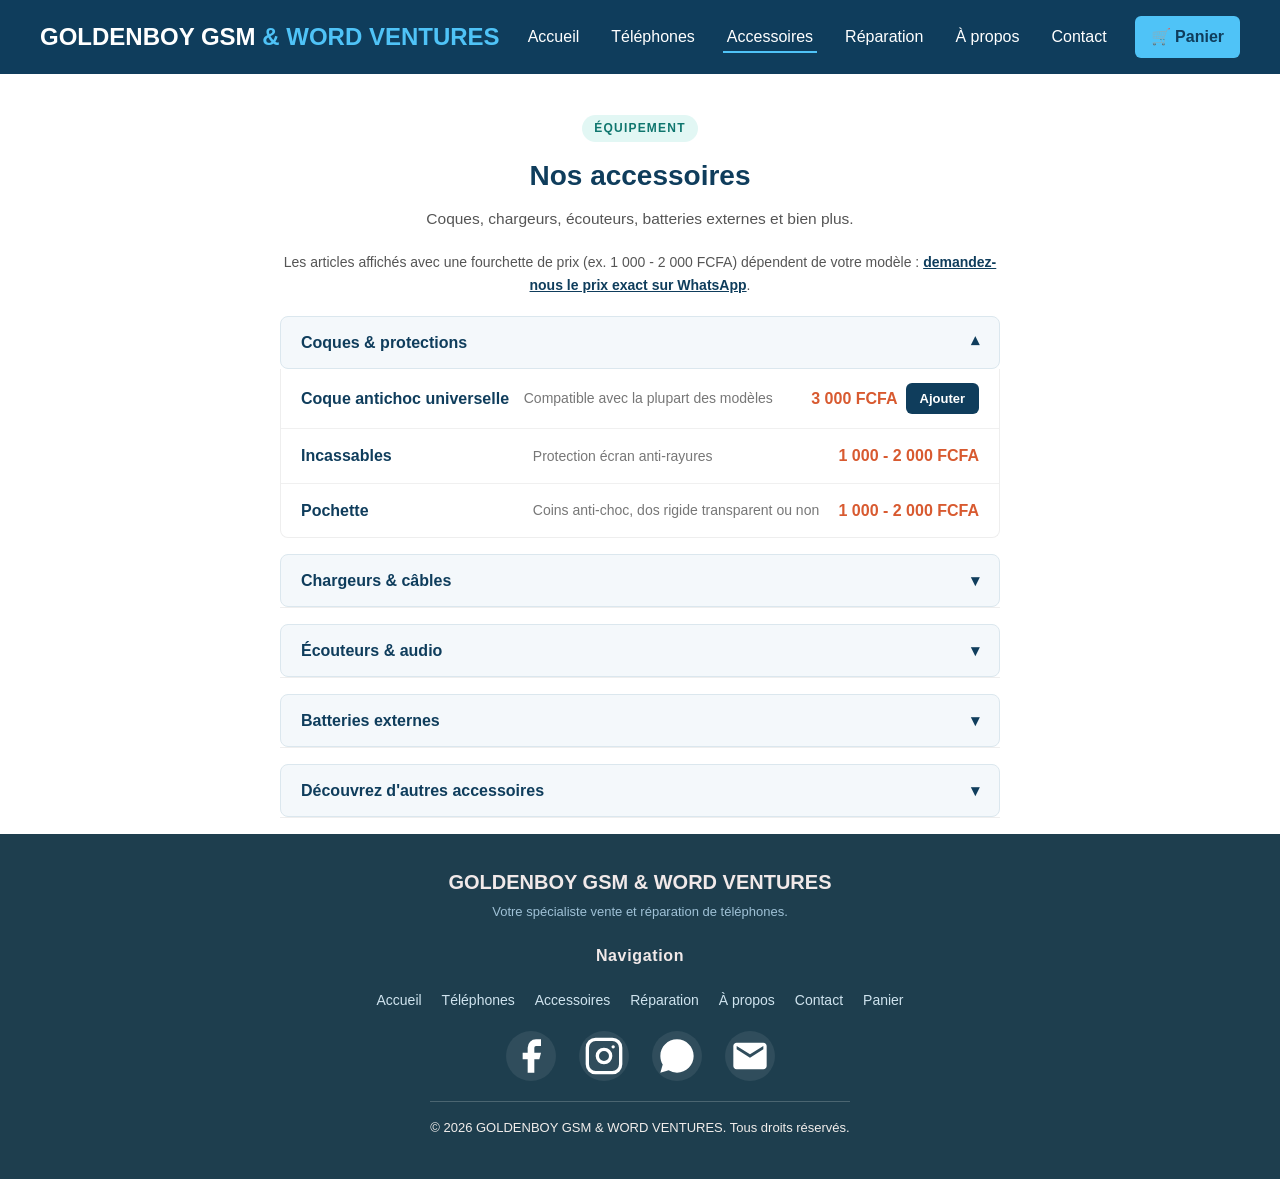
<file: accessoires.html>
<!DOCTYPE html>
<html lang="fr">
<head>
  <meta charset="UTF-8">
  <meta name="viewport" content="width=device-width, initial-scale=1.0">
  <meta name="description" content="Coques, chargeurs, écouteurs, batteries externes et pièces détachées au meilleur prix.">
  <link rel="icon" href="data:image/svg+xml,%3Csvg xmlns='http://www.w3.org/2000/svg' viewBox='0 0 100 100'%3E%3Ctext y='.9em' font-size='90'%3E📱%3C/text%3E%3C/svg%3E">
  <title>Nos accessoires - GOLDENBOY GSM & WORD VENTURES</title>
  <link rel="stylesheet" href="style.css">
</head>
<body>
  <header class="site-header">
    <div class="logo">
      <a href="index.html">GOLDENBOY GSM<span> & WORD VENTURES</span></a>
    </div>
    <nav class="main-nav">
      <ul>
        <li><a href="index.html">Accueil</a></li>
        <li><a href="phones.html">Téléphones</a></li>
        <li><a href="accessoires.html" class="active">Accessoires</a></li>
        <li><a href="reparation.html">Réparation</a></li>
        <li><a href="apropos.html">À propos</a></li>
        <li><a href="contact.html">Contact</a></li>
      </ul>
    </nav>
    <a href="panier.html" class="cart-link">🛒 Panier</a>
  </header>

  <main>

    <section class="page-title">
      <span class="eyebrow">Équipement</span>
      <h1>Nos accessoires</h1>
      <p>Coques, chargeurs, écouteurs, batteries externes et bien plus.</p>
    </section>
    <p class="acc-note">Les articles affichés avec une fourchette de prix (ex. 1 000 - 2 000 FCFA) dépendent de votre modèle : <a href="https://wa.me/2290166873347?text=Bonjour%2C%20je%20voudrais%20le%20prix%20d%27un%20accessoire" target="_blank" rel="noopener">demandez-nous le prix exact sur WhatsApp</a>.</p>

    <section class="accessory-category">
      <button class="category-toggle">
        Coques &amp; protections
        <span class="chevron">▾</span>
      </button>
      <div class="category-content">
        <ul class="accessory-list">
          <li>
            <span class="acc-name">Coque antichoc universelle</span>
            <span class="acc-desc">Compatible avec la plupart des modèles</span>
            <span class="acc-price">3 000 FCFA</span>
            <button class="btn btn-primary btn-small btn-add" data-add-to-cart data-nom="Coque antichoc universelle" data-prix="3000">Ajouter</button>
          </li>
          <li>
            <span class="acc-name">Incassables</span>
            <span class="acc-desc">Protection écran anti-rayures</span>
            <span class="acc-price">1 000 - 2 000 FCFA</span>
          </li>
          <li>
            <span class="acc-name">Pochette</span>
            <span class="acc-desc">Coins anti-choc, dos rigide transparent ou non</span>
            <span class="acc-price">1 000 - 2 000 FCFA</span>
          </li>
        </ul>
      </div>
    </section>

    <section class="accessory-category">
      <button class="category-toggle">
        Chargeurs &amp; câbles
        <span class="chevron">▾</span>
      </button>
      <div class="category-content">
        <ul class="accessory-list">
          <li>
            <span class="acc-name">Chargeur rapide 20W</span>
            <span class="acc-desc">USB-C, charge rapide compatible</span>
            <span class="acc-price">5 000 FCFA</span>
            <button class="btn btn-primary btn-small btn-add" data-add-to-cart data-nom="Chargeur rapide 20W" data-prix="5000">Ajouter</button>
          </li>
          <li>
            <span class="acc-name">Câble USB-C 1m</span>
            <span class="acc-desc">Renforcé, tressé nylon</span>
            <span class="acc-price">1 500 FCFA</span>
            <button class="btn btn-primary btn-small btn-add" data-add-to-cart data-nom="Câble USB-C 1m" data-prix="1500">Ajouter</button>
          </li>
          <li>
            <span class="acc-name">Chargeur simple</span>
            <span class="acc-desc">Compatible</span>
            <span class="acc-price">1 000 - 2 000 FCFA</span>
          </li>
        </ul>
      </div>
    </section>

    <section class="accessory-category">
      <button class="category-toggle">
        Écouteurs &amp; audio
        <span class="chevron">▾</span>
      </button>
      <div class="category-content">
        <ul class="accessory-list">
          <li>
            <span class="acc-name">Écouteurs sans fil Bluetooth</span>
            <span class="acc-desc">Autonomie 5h, boîtier de charge inclus</span>
            <span class="acc-price">3 000 - 7 000 FCFA</span>
          </li>
          <li>
            <span class="acc-name">Écouteurs filaires jack 3.5mm</span>
            <span class="acc-desc">Avec micro intégré</span>
            <span class="acc-price">500 - 1 500 FCFA</span>
          </li>
        </ul>
      </div>
    </section>

    <section class="accessory-category">
      <button class="category-toggle">
        Batteries externes
        <span class="chevron">▾</span>
      </button>
      <div class="category-content">
        <ul class="accessory-list">
          <li>
            <span class="acc-name">Batterie externe 10000mAh</span>
            <span class="acc-desc">Double sortie USB, charge rapide</span>
            <span class="acc-price">10 000 FCFA</span>
            <button class="btn btn-primary btn-small btn-add" data-add-to-cart data-nom="Batterie externe 10000mAh" data-prix="10000">Ajouter</button>
          </li>
          <li>
            <span class="acc-name">Batterie externe 20000mAh</span>
            <span class="acc-desc">Grande capacité, écran LED</span>
            <span class="acc-price">18 000 FCFA</span>
            <button class="btn btn-primary btn-small btn-add" data-add-to-cart data-nom="Batterie externe 20000mAh" data-prix="18000">Ajouter</button>
          </li>
        </ul>
      </div>
    </section>
    
    <section class="accessory-category">
      <button class="category-toggle">
        Découvrez d'autres accessoires
        <span class="chevron">▾</span>
      </button>
      <div class="category-content">
        <ul class="accessory-list">
          <li>
            <span class="acc-name">Vitre caméra iphone et android</span>
            <span class="acc-price">2 000 - 3 500 FCFA</span>
          </li>
          <li>
            <span class="acc-name">Plaquette de charge</span>
            <span class="acc-price">2 500 - 5 000 FCFA</span>
          </li>
          <li>
            <span class="acc-name">Nappe d'allumage</span>
            <span class="acc-price">2 500 - 5 000 FCFA</span>
          </li>
          <li>
            <span class="acc-name">Chargeur universel</span>
            <span class="acc-price">500 FCFA</span>
            <button class="btn btn-primary btn-small btn-add" data-add-to-cart data-nom="Chargeur universel" data-prix="500">Ajouter</button>
          </li>
          <li>
            <span class="acc-name">Batteries condamnées ou non</span>
            <span class="acc-price">500 - 15 000 FCFA</span>
          </li>
          <li>
            <span class="acc-name">Tactiles</span>
            <span class="acc-price">5 000 - 7 000 FCFA</span>
          </li>
          <li>
            <span class="acc-name">Écran android et autres</span>
            <span class="acc-price">À partir de 10 000 FCFA</span>
          </li>
        </ul>
      </div>
    </section>

  </main>
<footer class="site-footer">
    <div class="footer-content">
        <div class="footer-brand">
            <h2>GOLDENBOY GSM & WORD VENTURES</h2>
            <p>Votre spécialiste vente et réparation de téléphones.</p>
        </div>
        <h3 class="footer-title">Navigation</h3>
        <nav class="footer-nav">
            <a href="index.html">Accueil</a>
            <a href="phones.html">Téléphones</a>
            <a href="accessoires.html">Accessoires</a>
            <a href="reparation.html">Réparation</a>
            <a href="apropos.html">À propos</a>
            <a href="contact.html">Contact</a>
            <a href="panier.html">Panier</a> 
        </nav>
        <div class="footer-social">
            <a href="https://facebook.com/profile.php?id=61578856828419" target="_blank" rel="noopener" class="social-btn facebook" title="Facebook">
                <svg viewBox="0 0 24 24" fill="currentColor"><path d="M18 2h-3a5 5 0 0 0-5 5v3H7v4h3v8h4v-8h3l1-4h-4V7a1 1 0 0 1 1-1h3z"/></svg>
                <span>Facebook</span>
            </a>
            <a href="https://instagram.com/ANGE906039" target="_blank" rel="noopener" class="social-btn instagram" title="Instagram">
                <svg viewBox="0 0 24 24" fill="none" stroke="currentColor" stroke-width="2"><rect x="2" y="2" width="20" height="20" rx="5" ry="5"/><circle cx="12" cy="12" r="4"/><circle cx="17.5" cy="6.5" r="1" fill="currentColor" stroke="none"/></svg>
                <span>Instagram</span>
            </a>
            <a href="https://wa.me/2290166873347" target="_blank" rel="noopener" class="social-btn whatsapp" title="WhatsApp">
                <svg viewBox="0 0 24 24" fill="currentColor"><path d="M17.472 14.382c-.297-.149-1.758-.867-2.03-.967-.273-.099-.471-.148-.67.15-.197.297-.767.966-.94 1.164-.173.199-.347.223-.644.075-.297-.15-1.255-.463-2.39-1.475-.883-.788-1.48-1.761-1.653-2.059-.173-.297-.018-.458.13-.606.134-.133.298-.347.446-.52.149-.174.198-.298.298-.497.099-.198.05-.371-.025-.52-.075-.149-.669-1.612-.916-2.207-.242-.579-.487-.5-.669-.51-.173-.008-.371-.01-.57-.01-.198 0-.52.074-.792.372-.272.297-1.04 1.016-1.04 2.479 0 1.462 1.065 2.875 1.213 3.074.149.198 2.096 3.2 5.077 4.487.709.306 1.262.489 1.694.625.712.227 1.36.195 1.871.118.571-.085 1.758-.719 2.006-1.413.248-.694.248-1.289.173-1.413-.074-.124-.272-.198-.57-.347zM12 2C6.477 2 2 6.477 2 12c0 1.89.525 3.66 1.438 5.168L2 22l4.985-1.41A9.956 9.956 0 0 0 12 22c5.523 0 10-4.477 10-10S17.523 2 12 2z"/></svg>
                <span>WhatsApp</span>
            </a>
            <a href="mailto:goldenboygsmwordventure@gmail.com" class="social-btn gmail" title="Gmail">
                <svg viewBox="0 0 24 24" fill="currentColor"><path d="M20 4H4c-1.1 0-2 .9-2 2v12c0 1.1.9 2 2 2h16c1.1 0 2-.9 2-2V6c0-1.1-.9-2-2-2zm0 4-8 5-8-5V6l8 5 8-5v2z"/></svg>
                <span>Gmail</span>
            </a>
          
        </div>
          <p class="copyright">&copy; 2026 GOLDENBOY GSM & WORD VENTURES. Tous droits réservés.</p>
    </div>
</footer>

  <script src="panier.js"></script>
  <script src="accordeon.js"></script>
</body>
</html>
</file>
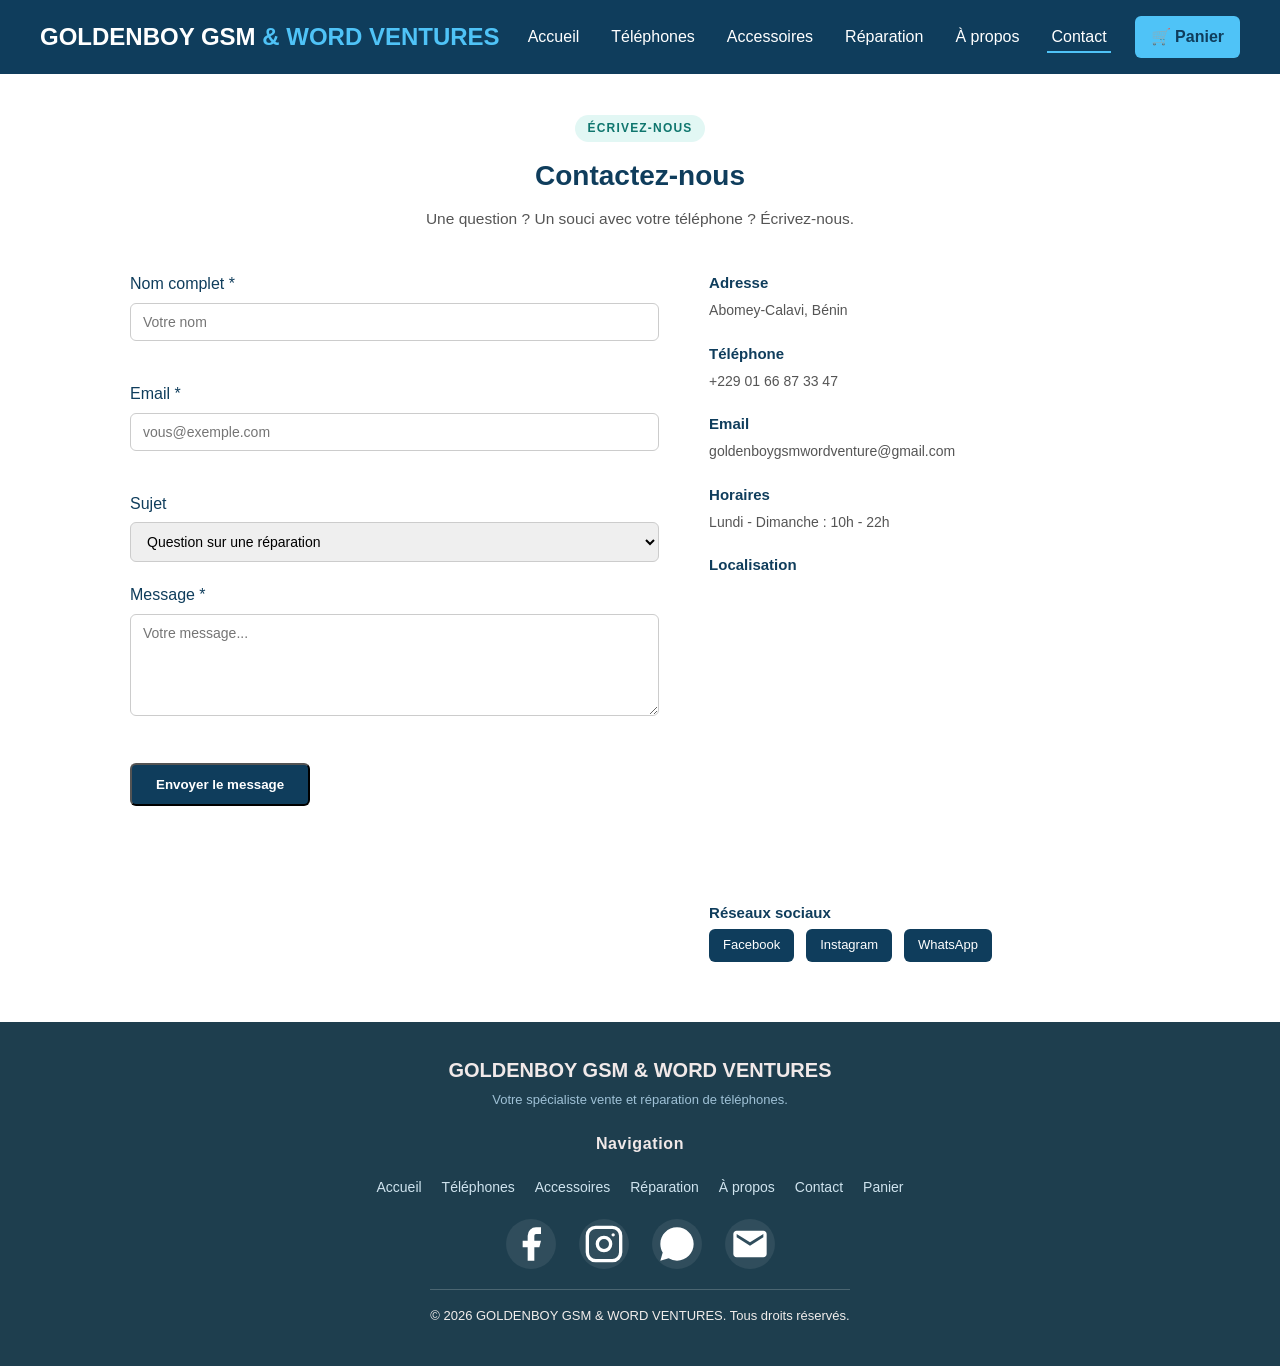
<file: contact.html>
<!DOCTYPE html>
<html lang="fr">
<head>
  <meta charset="UTF-8">
  <meta name="viewport" content="width=device-width, initial-scale=1.0">
  <meta name="description" content="Contactez GOLDENBOY GSM & WORD VENTURES : adresse, téléphone, horaires et formulaire de contact.">
  <link rel="icon" href="data:image/svg+xml,%3Csvg xmlns='http://www.w3.org/2000/svg' viewBox='0 0 100 100'%3E%3Ctext y='.9em' font-size='90'%3E📱%3C/text%3E%3C/svg%3E">
  <title>Contact - GOLDENBOY GSM & WORD VENTURES</title>
  <link rel="stylesheet" href="style.css">
</head>
<body>

  <header class="site-header">
    <div class="logo">
      <a href="index.html">GOLDENBOY GSM<span> & WORD VENTURES</span></a>
    </div>
    <nav class="main-nav">
      <ul>
        <li><a href="index.html">Accueil</a></li>
        <li><a href="phones.html">Téléphones</a></li>
        <li><a href="accessoires.html">Accessoires</a></li>
        <li><a href="reparation.html">Réparation</a></li>
        <li><a href="apropos.html">À propos</a></li>
        <li><a href="contact.html" class="active">Contact</a></li>
      </ul>
    </nav>
    <a href="panier.html" class="cart-link">🛒 Panier</a>
  </header>

  <main>  
    <section class="page-title">
       <span class="eyebrow">Écrivez-nous</span>
      <h1>Contactez-nous</h1>
      <p>Une question ? Un souci avec votre téléphone ? Écrivez-nous.</p>
    </section>

    <section class="contact-section">

      <form id="contact-form" class="rdv-form contact-form" novalidate>

        <div class="form-group">
          <label for="c-nom">Nom complet *</label>
          <input type="text" id="c-nom" name="nom" placeholder="Votre nom">
          <span class="error-message" id="err-c-nom"></span>
        </div>

        <div class="form-group">
          <label for="c-email">Email *</label>
          <input type="email" id="c-email" name="email" placeholder="vous@exemple.com">
          <span class="error-message" id="err-c-email"></span>
        </div>

        <div class="form-group">
          <label for="c-sujet">Sujet</label>
          <select id="c-sujet" name="sujet">
            <option value="reparation">Question sur une réparation</option>
            <option value="commande">Question sur une commande</option>
            <option value="autre">Autre demande</option>
          </select>
        </div>

        <div class="form-group">
          <label for="c-message">Message *</label>
          <textarea id="c-message" name="message" rows="5" placeholder="Votre message..."></textarea>
          <span class="error-message" id="err-c-message"></span>
        </div>

        <button type="submit" class="btn btn-primary">Envoyer le message</button>

        <p id="contact-success" class="form-success"></p>

      </form>

      <div class="contact-infos">

        <div class="info-block">
          <h3>Adresse</h3>
          <p>Abomey-Calavi, Bénin</p>
        </div>

        <div class="info-block">
          <h3>Téléphone</h3>
          <p><a href="tel:+2290166873347">+229 01 66 87 33 47</a></p>
        </div>

        <div class="info-block">
          <h3>Email</h3>
          <p><a href="mailto:goldenboygsmwordventure@gmail.com">goldenboygsmwordventure@gmail.com</a></p>
        </div>

        <div class="info-block">
          <h3>Horaires</h3>
          <p>Lundi - Dimanche : 10h - 22h</p>
        </div>

  <div class="info-block">
        <h3>Localisation</h3>
    <div class="map-container">
    <iframe
      src="https://www.google.com/maps?cid=10928912186235562262&output=embed"
      width="100%"
      height="300"
      style="border:0;"
      allowfullscreen=""
      loading="lazy"
      referrerpolicy="no-referrer-when-downgrade"
      title="Localisation GOLDENBOY GSM & WORD VENTURES">
    </iframe>
    </div>
  </div>

        <div class="info-block">
          <h3>Réseaux sociaux</h3>
          <div class="social-links">
            <a href="https://facebook.com/profile.php?id=61578856828419" target="_blank" rel="noopener" aria-label="Facebook">Facebook</a>
            <a href="https://instagram.com/ANGE906039" target="_blank" rel="noopener" aria-label="Instagram">Instagram</a>
            <a href="https://wa.me/2290166873347" target="_blank" rel="noopener" aria-label="WhatsApp">WhatsApp</a>
          </div>
        </div>

      </div>

    </section>

  </main>
<footer class="site-footer">
    <div class="footer-content">
        <div class="footer-brand">
            <h2>GOLDENBOY GSM & WORD VENTURES</h2>
            <p>Votre spécialiste vente et réparation de téléphones.</p>
        </div>
        <h3 class="footer-title">Navigation</h3>
        <nav class="footer-nav">
            <a href="index.html">Accueil</a>
            <a href="phones.html">Téléphones</a>
            <a href="accessoires.html">Accessoires</a>
            <a href="reparation.html">Réparation</a>
            <a href="apropos.html">À propos</a>
            <a href="contact.html">Contact</a>
            <a href="panier.html">Panier</a> 
        </nav>
        <div class="footer-social">
            <a href="https://facebook.com/profile.php?id=61578856828419" target="_blank" rel="noopener" class="social-btn facebook" title="Facebook">
                <svg viewBox="0 0 24 24" fill="currentColor"><path d="M18 2h-3a5 5 0 0 0-5 5v3H7v4h3v8h4v-8h3l1-4h-4V7a1 1 0 0 1 1-1h3z"/></svg>
                <span>Facebook</span>
            </a>
            <a href="https://instagram.com/ANGE906039" target="_blank" rel="noopener" class="social-btn instagram" title="Instagram">
                <svg viewBox="0 0 24 24" fill="none" stroke="currentColor" stroke-width="2"><rect x="2" y="2" width="20" height="20" rx="5" ry="5"/><circle cx="12" cy="12" r="4"/><circle cx="17.5" cy="6.5" r="1" fill="currentColor" stroke="none"/></svg>
                <span>Instagram</span>
            </a>
            <a href="https://wa.me/2290166873347" target="_blank" rel="noopener" class="social-btn whatsapp" title="WhatsApp">
                <svg viewBox="0 0 24 24" fill="currentColor"><path d="M17.472 14.382c-.297-.149-1.758-.867-2.03-.967-.273-.099-.471-.148-.67.15-.197.297-.767.966-.94 1.164-.173.199-.347.223-.644.075-.297-.15-1.255-.463-2.39-1.475-.883-.788-1.48-1.761-1.653-2.059-.173-.297-.018-.458.13-.606.134-.133.298-.347.446-.52.149-.174.198-.298.298-.497.099-.198.05-.371-.025-.52-.075-.149-.669-1.612-.916-2.207-.242-.579-.487-.5-.669-.51-.173-.008-.371-.01-.57-.01-.198 0-.52.074-.792.372-.272.297-1.04 1.016-1.04 2.479 0 1.462 1.065 2.875 1.213 3.074.149.198 2.096 3.2 5.077 4.487.709.306 1.262.489 1.694.625.712.227 1.36.195 1.871.118.571-.085 1.758-.719 2.006-1.413.248-.694.248-1.289.173-1.413-.074-.124-.272-.198-.57-.347zM12 2C6.477 2 2 6.477 2 12c0 1.89.525 3.66 1.438 5.168L2 22l4.985-1.41A9.956 9.956 0 0 0 12 22c5.523 0 10-4.477 10-10S17.523 2 12 2z"/></svg>
                <span>WhatsApp</span>
            </a>
            <a href="mailto:goldenboygsmwordventure@gmail.com" class="social-btn gmail" title="Gmail">
                <svg viewBox="0 0 24 24" fill="currentColor"><path d="M20 4H4c-1.1 0-2 .9-2 2v12c0 1.1.9 2 2 2h16c1.1 0 2-.9 2-2V6c0-1.1-.9-2-2-2zm0 4-8 5-8-5V6l8 5 8-5v2z"/></svg>
                <span>Gmail</span>
            </a>
          
        </div>
          <p class="copyright">&copy; 2026 GOLDENBOY GSM & WORD VENTURES. Tous droits réservés.</p>
    </div>
</footer>

  <script src="panier.js"></script>
  <script src="whatsapp.js"></script>
  <script src="contact-form.js"></script>
</body>
</html>
</file>
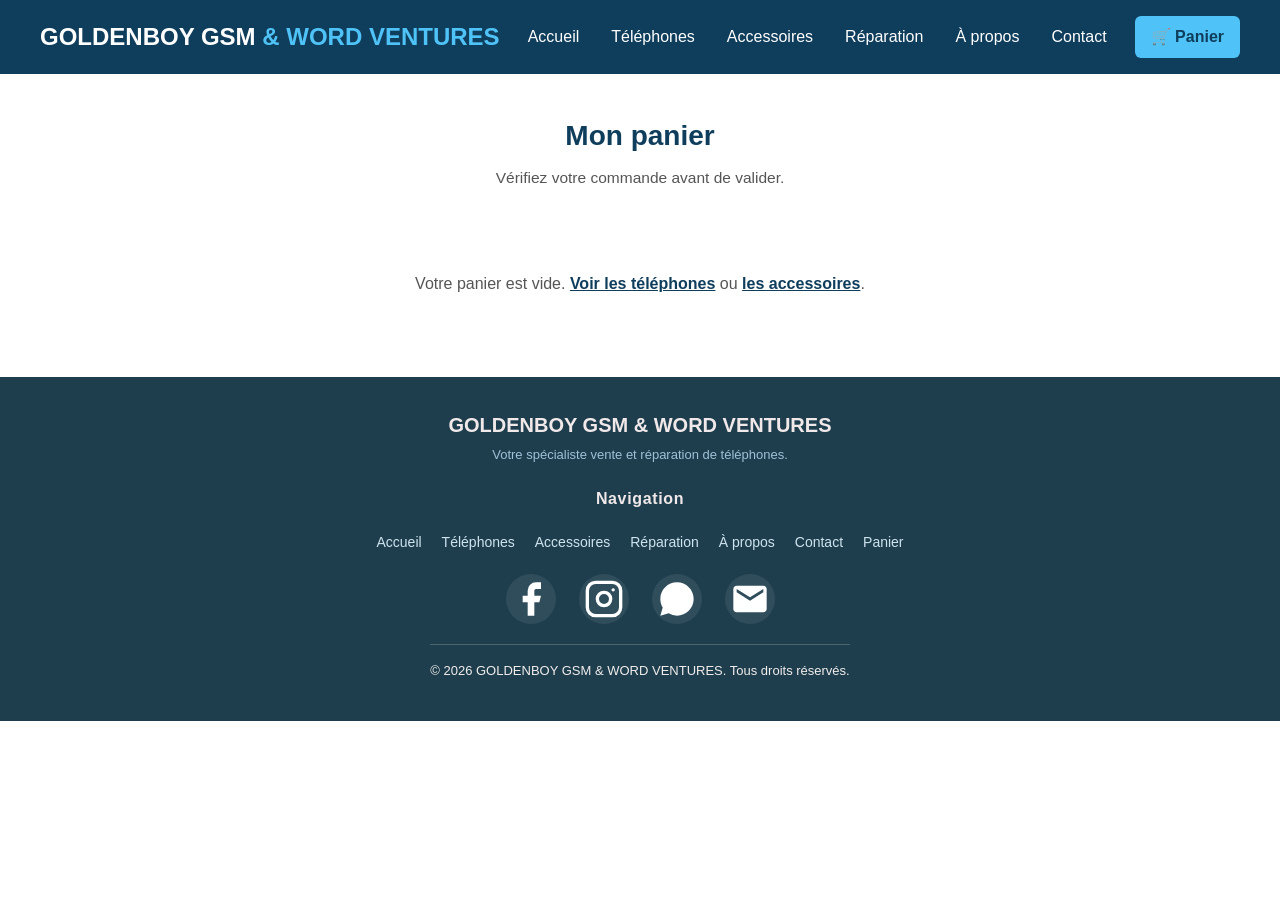
<file: panier.html>
<!DOCTYPE html>
<html lang="fr">
<head>
  <meta charset="UTF-8">
  <meta name="viewport" content="width=device-width, initial-scale=1.0">
  <meta name="description" content="Votre panier GOLDENBOY GSM & WORD VENTURES.">
  <link rel="icon" href="data:image/svg+xml,%3Csvg xmlns='http://www.w3.org/2000/svg' viewBox='0 0 100 100'%3E%3Ctext y='.9em' font-size='90'%3E📱%3C/text%3E%3C/svg%3E">
  <title>Mon panier - GOLDENBOY GSM & WORD VENTURES</title>
  <link rel="stylesheet" href="style.css">
</head>
<body>
  <header class="site-header">
    <div class="logo">
      <a href="index.html">GOLDENBOY GSM<span> & WORD VENTURES</span></a>
    </div>
    <nav class="main-nav">
      <ul>
        <li><a href="index.html">Accueil</a></li>
        <li><a href="phones.html">Téléphones</a></li>
        <li><a href="accessoires.html">Accessoires</a></li>
        <li><a href="reparation.html">Réparation</a></li>
        <li><a href="apropos.html">À propos</a></li>
        <li><a href="contact.html">Contact</a></li>
      </ul>
    </nav>
    <a href="panier.html" class="cart-link">🛒 Panier</a>
  </header>

  <main>

    <section class="page-title">
      <h1>Mon panier</h1>
      <p>Vérifiez votre commande avant de valider.</p>
    </section>
    <section class="panier-section">
      <table class="panier-table" id="panier-table">
        <thead>
          <tr>
            <th>Produit</th>
            <th>Prix unitaire</th>
            <th>Quantité</th>
            <th>Sous-total</th>
            <th></th>
          </tr>
        </thead>
        <tbody id="panier-corps">
        </tbody>
      </table>

      <p id="panier-vide" class="panier-vide-message" style="display:none;">
        Votre panier est vide. <a href="phones.html">Voir les téléphones</a> ou
        <a href="accessoires.html">les accessoires</a>.
      </p>

      <div class="panier-total" id="panier-total-bloc">
        <span>Total :</span>
        <span id="panier-total">0 FCFA</span>
      </div>

      <button type="button" id="vider-panier" class="btn-vider">Vider le panier</button>

    </section>
    <section class="commande-section" id="commande-section">
      <h2>Finaliser la commande</h2>

      <form id="commande-form" class="rdv-form" novalidate>

        <div class="form-group">
          <label for="cmd-nom">Nom complet *</label>
          <input type="text" id="cmd-nom" name="nom" placeholder="Votre nom et prénom">
          <span class="error-message" id="err-cmd-nom"></span>
        </div>

        <div class="form-group">
          <label for="cmd-adresse">Adresse de livraison *</label>
          <input type="text" id="cmd-adresse" name="adresse" placeholder="Quartier, ville">
          <span class="error-message" id="err-cmd-adresse"></span>
        </div>

        <div class="form-group">
          <label for="cmd-telephone">Téléphone *</label>
          <input type="tel" id="cmd-telephone" name="telephone" placeholder="Ex: 0166000000">
          <span class="error-message" id="err-cmd-telephone"></span>
        </div>

        <div class="form-group">
          <label for="cmd-paiement">Mode de paiement</label>
          <select id="cmd-paiement" name="paiement">
            <option value="livraison">Paiement à la livraison</option>
            <option value="mobile-money">Mobile Money (instructions envoyées par WhatsApp)</option>
          </select>
        </div>

        <button type="submit" class="btn btn-primary">Valider la commande</button>

        <p id="commande-success" class="form-success"></p>

      </form>
    </section>

  </main>
<footer class="site-footer">
    <div class="footer-content">
        <div class="footer-brand">
            <h2>GOLDENBOY GSM & WORD VENTURES</h2>
            <p>Votre spécialiste vente et réparation de téléphones.</p>
        </div>
        <h3 class="footer-title">Navigation</h3>
        <nav class="footer-nav">
            <a href="index.html">Accueil</a>
            <a href="phones.html">Téléphones</a>
            <a href="accessoires.html">Accessoires</a>
            <a href="reparation.html">Réparation</a>
            <a href="apropos.html">À propos</a>
            <a href="contact.html">Contact</a>
            <a href="panier.html">Panier</a> 
        </nav>
        <div class="footer-social">
            <a href="https://facebook.com/profile.php?id=61578856828419" target="_blank" rel="noopener" class="social-btn facebook" title="Facebook">
                <svg viewBox="0 0 24 24" fill="currentColor"><path d="M18 2h-3a5 5 0 0 0-5 5v3H7v4h3v8h4v-8h3l1-4h-4V7a1 1 0 0 1 1-1h3z"/></svg>
                <span>Facebook</span>
            </a>
            <a href="https://instagram.com/ANGE906039" target="_blank" rel="noopener" class="social-btn instagram" title="Instagram">
                <svg viewBox="0 0 24 24" fill="none" stroke="currentColor" stroke-width="2"><rect x="2" y="2" width="20" height="20" rx="5" ry="5"/><circle cx="12" cy="12" r="4"/><circle cx="17.5" cy="6.5" r="1" fill="currentColor" stroke="none"/></svg>
                <span>Instagram</span>
            </a>
            <a href="https://wa.me/2290166873347" target="_blank" rel="noopener" class="social-btn whatsapp" title="WhatsApp">
                <svg viewBox="0 0 24 24" fill="currentColor"><path d="M17.472 14.382c-.297-.149-1.758-.867-2.03-.967-.273-.099-.471-.148-.67.15-.197.297-.767.966-.94 1.164-.173.199-.347.223-.644.075-.297-.15-1.255-.463-2.39-1.475-.883-.788-1.48-1.761-1.653-2.059-.173-.297-.018-.458.13-.606.134-.133.298-.347.446-.52.149-.174.198-.298.298-.497.099-.198.05-.371-.025-.52-.075-.149-.669-1.612-.916-2.207-.242-.579-.487-.5-.669-.51-.173-.008-.371-.01-.57-.01-.198 0-.52.074-.792.372-.272.297-1.04 1.016-1.04 2.479 0 1.462 1.065 2.875 1.213 3.074.149.198 2.096 3.2 5.077 4.487.709.306 1.262.489 1.694.625.712.227 1.36.195 1.871.118.571-.085 1.758-.719 2.006-1.413.248-.694.248-1.289.173-1.413-.074-.124-.272-.198-.57-.347zM12 2C6.477 2 2 6.477 2 12c0 1.89.525 3.66 1.438 5.168L2 22l4.985-1.41A9.956 9.956 0 0 0 12 22c5.523 0 10-4.477 10-10S17.523 2 12 2z"/></svg>
                <span>WhatsApp</span>
            </a>
            <a href="mailto:goldenboygsmwordventure@gmail.com" class="social-btn gmail" title="Gmail">
                <svg viewBox="0 0 24 24" fill="currentColor"><path d="M20 4H4c-1.1 0-2 .9-2 2v12c0 1.1.9 2 2 2h16c1.1 0 2-.9 2-2V6c0-1.1-.9-2-2-2zm0 4-8 5-8-5V6l8 5 8-5v2z"/></svg>
                <span>Gmail</span>
            </a>
          
        </div>
          <p class="copyright">&copy; 2026 GOLDENBOY GSM & WORD VENTURES. Tous droits réservés.</p>
    </div>
</footer>

  <script src="panier.js"></script>
  <script src="whatsapp.js"></script>
  <script src="panier-affichage.js"></script>
</body>
</html>
</file>
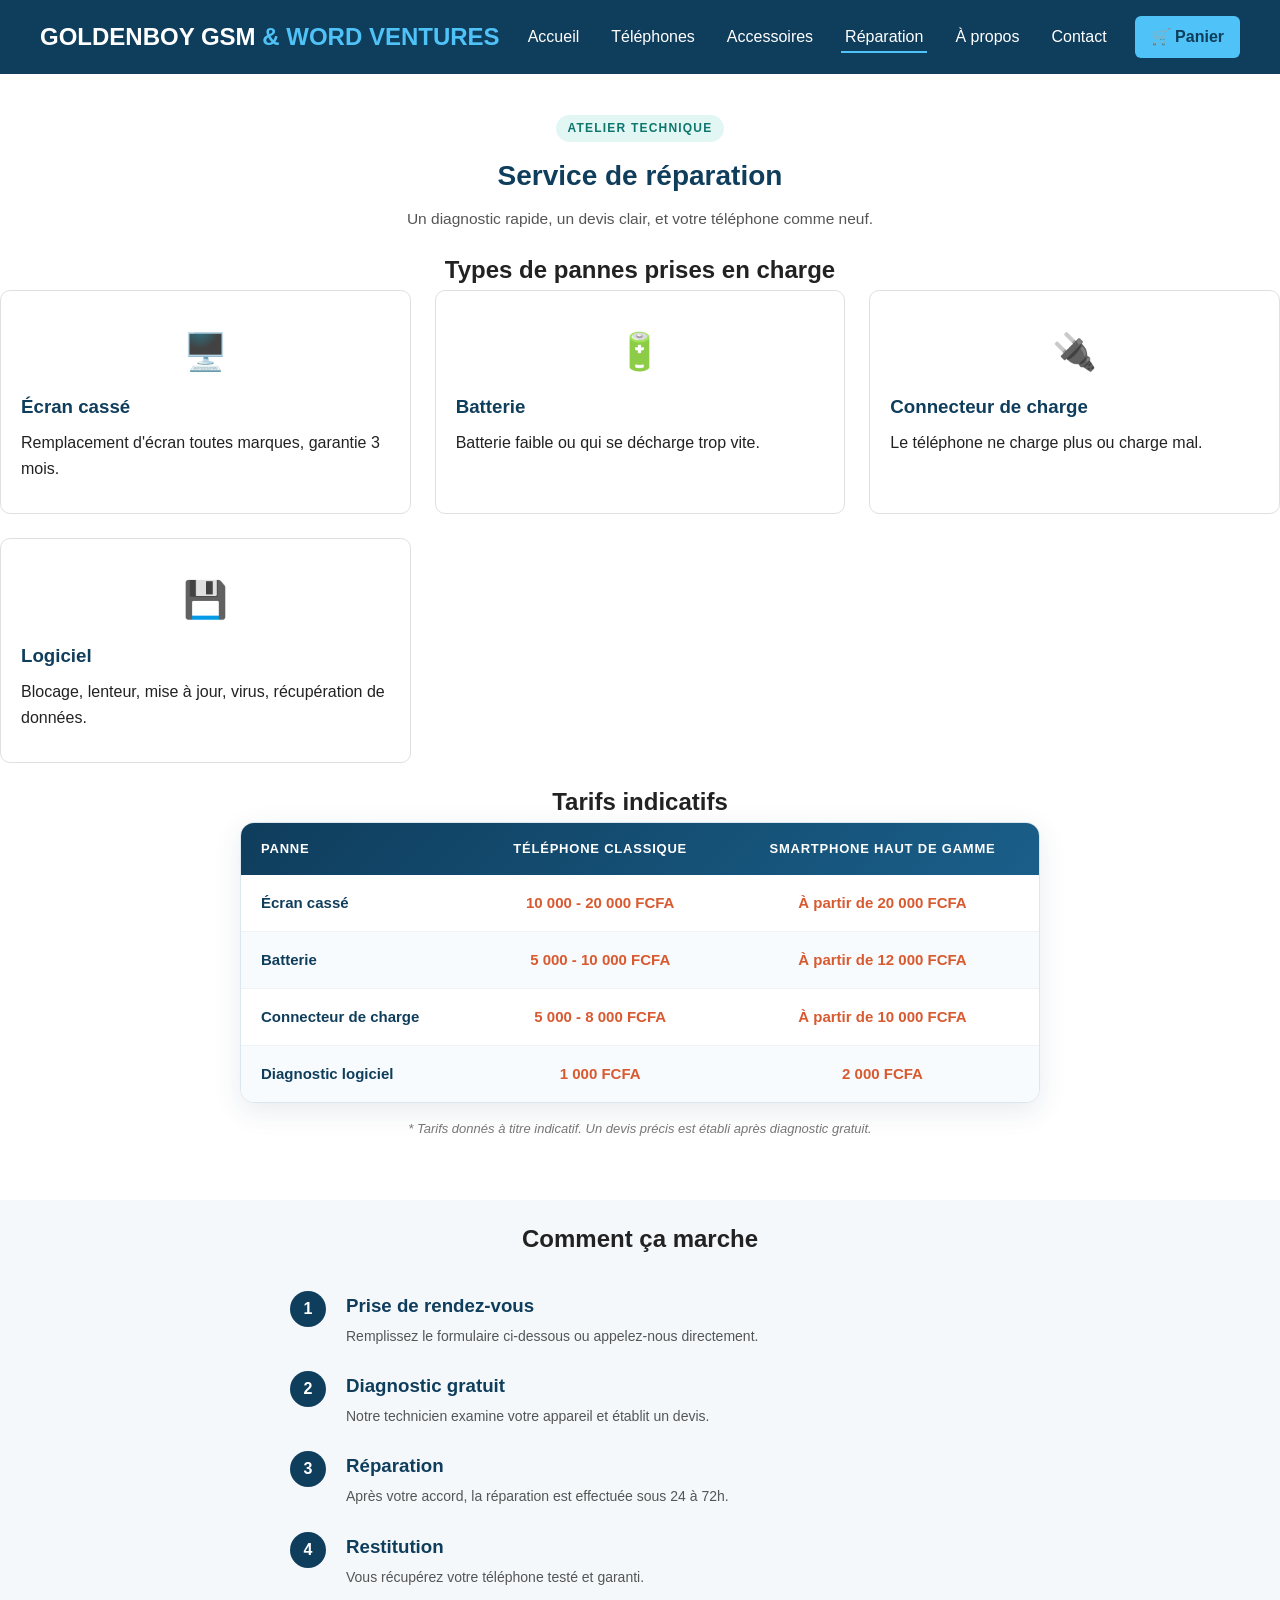
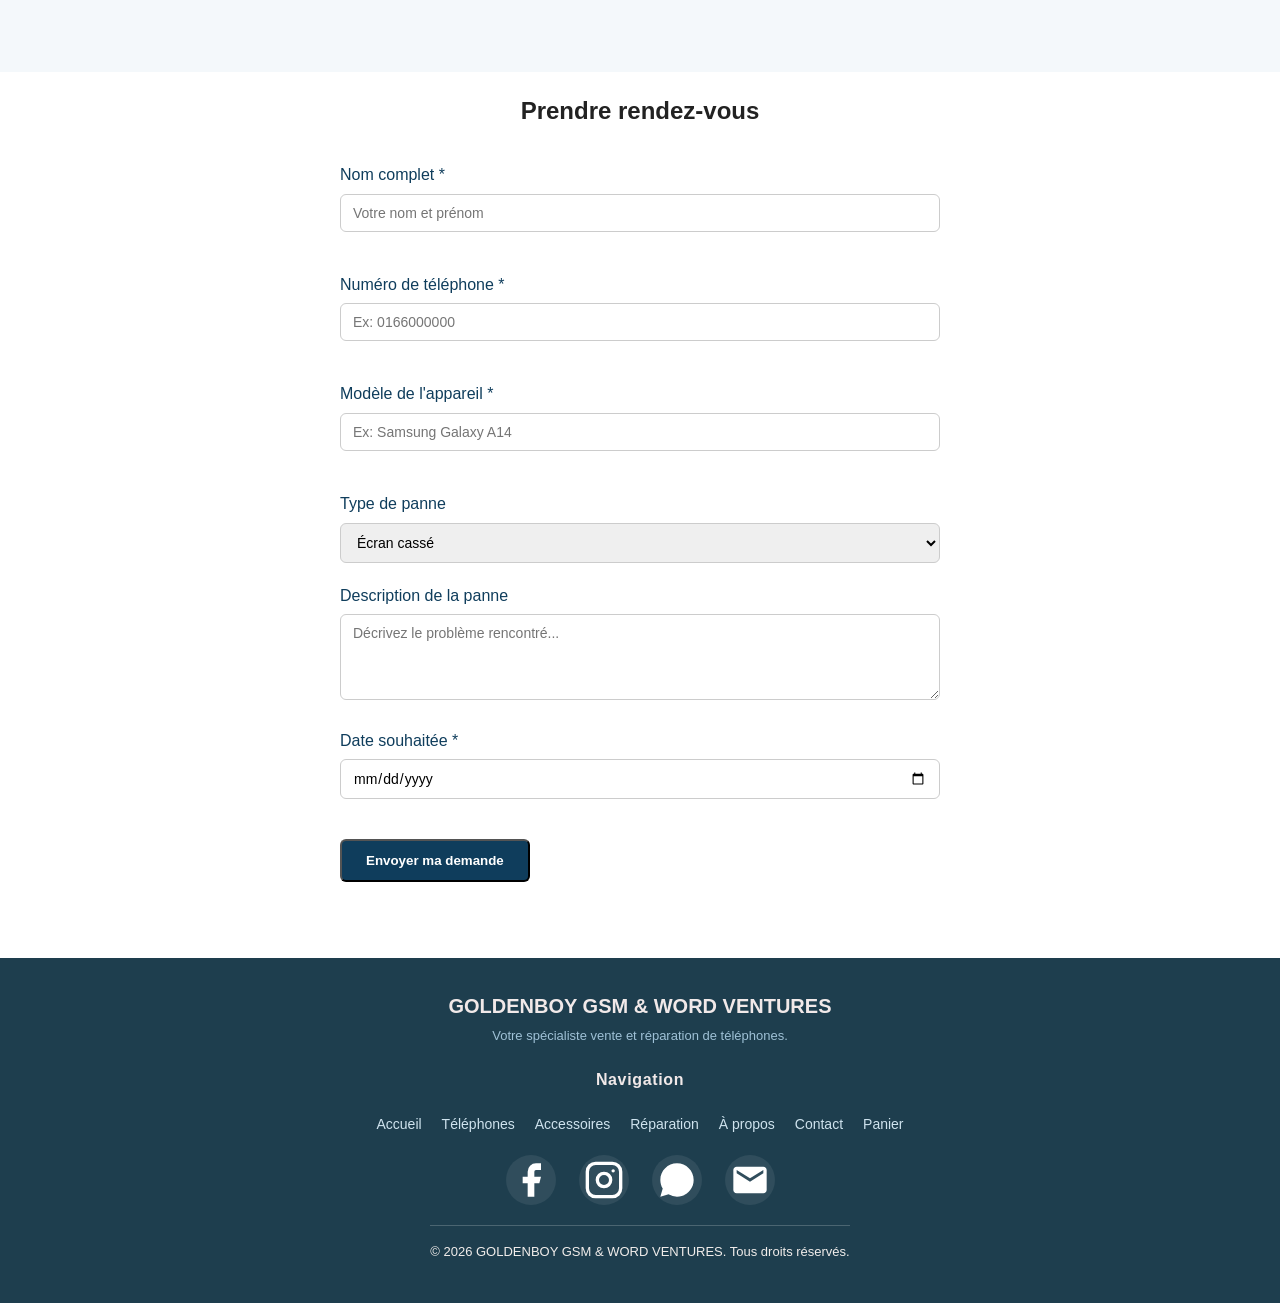
<file: reparation.html>
<!DOCTYPE html>
<html lang="fr">
<head>
  <meta charset="UTF-8">
  <meta name="viewport" content="width=device-width, initial-scale=1.0">
  <meta name="description" content="Réparation de téléphones : écran, batterie, connecteur de charge, logiciel. Diagnostic gratuit.">
  <link rel="icon" href="data:image/svg+xml,%3Csvg xmlns='http://www.w3.org/2000/svg' viewBox='0 0 100 100'%3E%3Ctext y='.9em' font-size='90'%3E📱%3C/text%3E%3C/svg%3E">
  <title>Réparation - GOLDENBOY GSM & WORD VENTURES</title>
  <link rel="stylesheet" href="style.css">
</head>
<body>
  <header class="site-header">
    <div class="logo">
      <a href="index.html">GOLDENBOY GSM<span> & WORD VENTURES</span></a>
    </div>
    <nav class="main-nav">
      <ul>
        <li><a href="index.html">Accueil</a></li>
        <li><a href="phones.html">Téléphones</a></li>
        <li><a href="accessoires.html">Accessoires</a></li>
        <li><a href="reparation.html" class="active">Réparation</a></li>
        <li><a href="apropos.html">À propos</a></li>
        <li><a href="contact.html">Contact</a></li>
      </ul>
    </nav>
    <a href="panier.html" class="cart-link">🛒 Panier</a>
  </header>

  <main>

    <section class="page-title">
      <span class="eyebrow">Atelier technique</span>
      <h1>Service de réparation</h1>
      <p>Un diagnostic rapide, un devis clair, et votre téléphone comme neuf.</p>
    </section>
    <section class="pannes">
      <h2 id="H">Types de pannes prises en charge</h2>
      <div class="services-grid">
        <article class="service-card">
          <div class="service-icon">🖥️</div>
          <h3>Écran cassé</h3>
          <p>Remplacement d'écran toutes marques, garantie 3 mois.</p>
        </article>
        <article class="service-card">
          <div class="service-icon">🔋</div>
          <h3>Batterie</h3>
          <p>Batterie faible ou qui se décharge trop vite.</p>
        </article>
        <article class="service-card">
          <div class="service-icon">🔌</div>
          <h3>Connecteur de charge</h3>
          <p>Le téléphone ne charge plus ou charge mal.</p>
        </article>
        <article class="service-card">
          <div class="service-icon">💾</div>
          <h3>Logiciel</h3>
          <p>Blocage, lenteur, mise à jour, virus, récupération de données.</p>
        </article>
      </div>
    </section>
    <section class="tarifs">
      <h2>Tarifs indicatifs</h2>
      <table class="tarifs-table">
        <thead>
          <tr>
            <th>Panne</th>
            <th>Téléphone classique</th>
            <th>Smartphone haut de gamme</th>
          </tr>
        </thead>
        <tbody>
          <tr>
            <td>Écran cassé</td>
            <td>10 000 - 20 000 FCFA</td>
            <td>À partir de 20 000 FCFA</td>
          </tr>
          <tr>
            <td>Batterie</td>
            <td>5 000 - 10 000 FCFA</td>
            <td>À partir de 12 000 FCFA</td>
          </tr>
          <tr>
            <td>Connecteur de charge</td>
            <td>5 000 - 8 000 FCFA</td>
            <td>À partir de 10 000 FCFA</td>
          </tr>
          <tr>
            <td>Diagnostic logiciel</td>
            <td>1 000 FCFA</td>
            <td>2 000 FCFA</td>
          </tr>
        </tbody>
      </table>
      <p class="tarifs-note">* Tarifs donnés à titre indicatif. Un devis précis est établi après diagnostic gratuit.</p>
    </section>
    <section class="comment-ca-marche">
      <h2>Comment ça marche</h2>
      <ol class="steps-list">
        <li>
          <span class="step-number">1</span>
          <div>
            <h3>Prise de rendez-vous</h3>
            <p>Remplissez le formulaire ci-dessous ou appelez-nous directement.</p>
          </div>
        </li>
        <li>
          <span class="step-number">2</span>
          <div>
            <h3>Diagnostic gratuit</h3>
            <p>Notre technicien examine votre appareil et établit un devis.</p>
          </div>
        </li>
        <li>
          <span class="step-number">3</span>
          <div>
            <h3>Réparation</h3>
            <p>Après votre accord, la réparation est effectuée sous 24 à 72h.</p>
          </div>
        </li>
        <li>
          <span class="step-number">4</span>
          <div>
            <h3>Restitution</h3>
            <p>Vous récupérez votre téléphone testé et garanti.</p>
          </div>
        </li>
      </ol>
    </section>

    <section class="rdv-form-section">
      <h2>Prendre rendez-vous</h2>
      <form id="rdv-form" class="rdv-form" novalidate>

        <div class="form-group">
          <label for="nom">Nom complet *</label>
          <input type="text" id="nom" name="nom" placeholder="Votre nom et prénom">
          <span class="error-message" id="err-nom"></span>
        </div>

        <div class="form-group">
          <label for="telephone">Numéro de téléphone *</label>
          <input type="tel" id="telephone" name="telephone" placeholder="Ex: 0166000000">
          <span class="error-message" id="err-telephone"></span>
        </div>

        <div class="form-group">
          <label for="modele">Modèle de l'appareil *</label>
          <input type="text" id="modele" name="modele" placeholder="Ex: Samsung Galaxy A14">
          <span class="error-message" id="err-modele"></span>
        </div>

        <div class="form-group">
          <label for="panne">Type de panne</label>
          <select id="panne" name="panne">
            <option value="ecran">Écran cassé</option>
            <option value="batterie">Batterie</option>
            <option value="connecteur">Connecteur de charge</option>
            <option value="logiciel">Problème logiciel</option>
            <option value="autre">Autre</option>
          </select>
        </div>

        <div class="form-group">
          <label for="description">Description de la panne</label>
          <textarea id="description" name="description" rows="4" placeholder="Décrivez le problème rencontré..."></textarea>
        </div>

        <div class="form-group">
          <label for="date">Date souhaitée *</label>
          <input type="date" id="date" name="date">
          <span class="error-message" id="err-date"></span>
        </div>

        <button type="submit" class="btn btn-primary">Envoyer ma demande</button>

        <p id="rdv-success" class="form-success"></p>

      </form>
    </section>

  </main>
<footer class="site-footer">
    <div class="footer-content">
        <div class="footer-brand">
            <h2>GOLDENBOY GSM & WORD VENTURES</h2>
            <p>Votre spécialiste vente et réparation de téléphones.</p>
        </div>
        <h3 class="footer-title">Navigation</h3>
        <nav class="footer-nav">
            <a href="index.html">Accueil</a>
            <a href="phones.html">Téléphones</a>
            <a href="accessoires.html">Accessoires</a>
            <a href="reparation.html">Réparation</a>
            <a href="apropos.html">À propos</a>
            <a href="contact.html">Contact</a>
            <a href="panier.html">Panier</a> 
        </nav>
        <div class="footer-social">
            <a href="https://facebook.com/profile.php?id=61578856828419" target="_blank" rel="noopener" class="social-btn facebook" title="Facebook">
                <svg viewBox="0 0 24 24" fill="currentColor"><path d="M18 2h-3a5 5 0 0 0-5 5v3H7v4h3v8h4v-8h3l1-4h-4V7a1 1 0 0 1 1-1h3z"/></svg>
                <span>Facebook</span>
            </a>
            <a href="https://instagram.com/ANGE906039" target="_blank" rel="noopener" class="social-btn instagram" title="Instagram">
                <svg viewBox="0 0 24 24" fill="none" stroke="currentColor" stroke-width="2"><rect x="2" y="2" width="20" height="20" rx="5" ry="5"/><circle cx="12" cy="12" r="4"/><circle cx="17.5" cy="6.5" r="1" fill="currentColor" stroke="none"/></svg>
                <span>Instagram</span>
            </a>
            <a href="https://wa.me/2290166873347" target="_blank" rel="noopener" class="social-btn whatsapp" title="WhatsApp">
                <svg viewBox="0 0 24 24" fill="currentColor"><path d="M17.472 14.382c-.297-.149-1.758-.867-2.03-.967-.273-.099-.471-.148-.67.15-.197.297-.767.966-.94 1.164-.173.199-.347.223-.644.075-.297-.15-1.255-.463-2.39-1.475-.883-.788-1.48-1.761-1.653-2.059-.173-.297-.018-.458.13-.606.134-.133.298-.347.446-.52.149-.174.198-.298.298-.497.099-.198.05-.371-.025-.52-.075-.149-.669-1.612-.916-2.207-.242-.579-.487-.5-.669-.51-.173-.008-.371-.01-.57-.01-.198 0-.52.074-.792.372-.272.297-1.04 1.016-1.04 2.479 0 1.462 1.065 2.875 1.213 3.074.149.198 2.096 3.2 5.077 4.487.709.306 1.262.489 1.694.625.712.227 1.36.195 1.871.118.571-.085 1.758-.719 2.006-1.413.248-.694.248-1.289.173-1.413-.074-.124-.272-.198-.57-.347zM12 2C6.477 2 2 6.477 2 12c0 1.89.525 3.66 1.438 5.168L2 22l4.985-1.41A9.956 9.956 0 0 0 12 22c5.523 0 10-4.477 10-10S17.523 2 12 2z"/></svg>
                <span>WhatsApp</span>
            </a>
            <a href="mailto:goldenboygsmwordventure@gmail.com" class="social-btn gmail" title="Gmail">
                <svg viewBox="0 0 24 24" fill="currentColor"><path d="M20 4H4c-1.1 0-2 .9-2 2v12c0 1.1.9 2 2 2h16c1.1 0 2-.9 2-2V6c0-1.1-.9-2-2-2zm0 4-8 5-8-5V6l8 5 8-5v2z"/></svg>
                <span>Gmail</span>
            </a>
          
        </div>
          <p class="copyright">&copy; 2026 GOLDENBOY GSM & WORD VENTURES. Tous droits réservés.</p>
    </div>
</footer>

  <script src="panier.js"></script>
  <script src="whatsapp.js"></script>
  <script src="reparation-form.js"></script>
</body>
</html>
</file>
<file: style.css>
/* ===========================================
   RESET DE BASE
   On enlève les marges/paddings par défaut du navigateur
   =========================================== */
* {
  margin: 0;
  padding: 0;
  box-sizing: border-box; /* le padding ne s'ajoute plus à la largeur */
}

body {
  font-family: 'Segoe UI', Arial, sans-serif;
  color: #222;
  line-height: 1.6;
}

a {
  text-decoration: none;
  color: inherit;
}

ul {
  list-style: none;
}

/* ===========================================
   HEADER + NAVIGATION
   =========================================== */
.site-header {
  display: flex;
  align-items: center;
  justify-content: space-between;
  padding: 16px 40px;
  background-color: #0f3d5c;
  color: #fff;
  flex-wrap: wrap;
}

.logo a {
  font-size: 24px;
  font-weight: bold;
  color: #fff;
}

.logo span {
  color: #4fc3f7;
}

.main-nav ul {
  display: flex;
  gap: 24px;
}

.main-nav a {
  font-weight: 500;
  padding: 6px 4px;
  border-bottom: 2px solid transparent;
  transition: border-color 0.2s;
}

.main-nav a:hover,
.main-nav a.active {
  border-bottom: 2px solid #4fc3f7;
}

.cart-link {
  font-weight: bold;
  background-color: #4fc3f7;
  color: #0f3d5c;
  padding: 8px 16px;
  border-radius: 6px;
}

/* ===========================================
   HERO (bannière d'accueil)
   =========================================== */
.hero {
  display: flex;
  align-items: center;
  gap: 40px;
  padding: 60px 40px;
  background-color: #f4f8fb;
}

.hero-text {
  flex: 1;
}

.hero-text h1 {
  font-size: 32px;
  margin-bottom: 16px;
  color: #0f3d5c;
}

.hero-text p {
  margin-bottom: 24px;
  color: #444;
}

.hero-buttons {
  display: flex;
  gap: 16px;
}

.btn {
  display: inline-block;
  padding: 12px 24px;
  border-radius: 6px;
  font-weight: bold;
  transition: opacity 0.2s;
}

.btn:hover {
  opacity: 0.85;
}

.btn-primary {
  background-color: #0f3d5c;
  color: #fff;
}

.btn-secondary {
  background-color: #fff;
  color: #0f3d5c;
  border: 2px solid #0f3d5c;
}

.hero-image {
  flex: 1;
  height: 260px;
}
.diagnostic-card {
  width: 100%;
  max-width: 340px;
  background-color: var(--paper);
  border-radius: var(--radius);
  overflow: hidden;
  box-shadow: 0 24px 60px -20px rgba(0, 0, 0, 0.5);
}

.diagnostic-card-header {
  display: flex;
  align-items: center;
  gap: 8px;
  padding: 14px 18px;
  background-color: #eceae4;
  border-bottom: 1px solid var(--line);
}

.dc-dot {
  width: 8px;
  height: 8px;
  border-radius: 50%;
  background-color: #cfccc3;
}

.dc-title {
  margin-left: 6px;
  font-family: var(--font-mono);
  font-size: 11px;
  letter-spacing: 0.1em;
  color: var(--slate);
}

.diagnostic-scan {
  position: relative;
  height: 64px;
  background: repeating-linear-gradient(
    90deg,
    #f0efe9,
    #f0efe9 3px,
    #e7e5dd 3px,
    #e7e5dd 4px
  );
  overflow: hidden;
}

.scan-line {
  position: absolute;
  top: 0;
  left: 0;
  width: 2px;
  height: 100%;
  background-color: var(--teal);
  box-shadow: 0 0 12px 2px rgba(20, 184, 166, 0.6);
  animation: scan 2.8s linear infinite;
}

@keyframes scan {
  0% { left: 0; }
  50% { left: calc(100% - 2px); }
  100% { left: 0; }
}

.diagnostic-rows {
  padding: 16px 18px;
}

.diagnostic-rows li {
  display: flex;
  justify-content: space-between;
  align-items: center;
  padding: 9px 0;
  border-bottom: 1px dashed var(--line);
  font-size: 14px;
  color: var(--ink);
}

.diagnostic-rows li:last-child {
  border-bottom: none;
}

.dc-status {
  font-family: var(--font-mono);
  font-size: 11.5px;
  font-weight: 500;
  padding: 3px 9px;
  border-radius: 999px;
}

.dc-status.ok {
  background-color: rgba(30, 143, 111, 0.12);
  color: var(--success);
}

.dc-status.warn {
  background-color: rgba(201, 118, 46, 0.14);
  color: var(--copper-dark);
}

.diagnostic-footer {
  display: flex;
  justify-content: space-between;
  align-items: center;
  padding: 12px 18px;
  border-top: 1px dashed var(--line);
  background-color: #fbfaf7;
}

.diagnostic-footer span:first-child {
  font-family: var(--font-mono);
  font-size: 10px;
  letter-spacing: 0.1em;
  color: var(--slate-light);
}

.dc-mono {
  font-family: var(--font-mono);
  font-size: 12px;
  color: var(--ink);
}

/* Placeholder générique pour les images pas encore ajoutées */
.placeholder {
  background-color: #dbe7ee;
  color: #6b8595;
  display: flex;
  align-items: center;
  justify-content: center;
  font-style: italic;
  border-radius: 8px;
}

/* ===========================================
   TITRE DE PAGE
   =========================================== */
.page-title {
  text-align: center;
  padding: 56px 40px 28px;
}

.page-title h1 {
  font-size: 32px;
  margin-bottom: 10px;
}

.page-title p {
  color: var(--slate);
  font-size: 15.5px;
}

/* ===========================================
   SERVICES
   =========================================== */
.services {
  padding: 60px 40px;
  text-align: center;
}

.services h2,
.featured h2 {
  font-size: 26px;
  margin-bottom: 32px;
  color: #0f3d5c;
}

.services-grid {
  display: grid;
  grid-template-columns: repeat(3, 1fr);
  gap: 24px;
}

.service-card {
  background-color: #fff;
  border: 1px solid #e0e0e0;
  border-radius: 10px;
  padding: 32px 20px;
}

.service-icon {
  font-size: 36px;
  margin-bottom: 12px;
}

.service-card h3 {
  margin-bottom: 8px;
  color: #0f3d5c;
}

/* ===========================================
   PRODUITS PHARES
   =========================================== */
.featured {
  padding: 60px 40px;
  background-color: #f4f8fb;
  text-align: center;
}

.products-grid {
  display: grid;
  grid-template-columns: repeat(3, 1fr);
  gap: 50px;
}

.product-card {
  background-color: #fff;
  border-radius: 10px;
  overflow: hidden;
  border: 2px solid #cfdefa;
  text-align: left;
}
.product-image {
  position: relative;
  width: 100%;
  height: 50px;
  overflow: hidden;
}

.produit-image {
  position: absolute;
  top: 0;
  left: 0;
  width: 100%;
  height: 100%;
  object-fit: cover;
  object-position: center;
  display: block;
}

.product-card h3 {
  padding: 12px 16px 4px;
  font-size: 16px;
  color: #0f3d5c;
}

.product-card .price {
  padding: 0 16px 16px;
  font-weight: bold;
  color: #d85a30;
}

/* ===========================================
   FILTRES (page boutique)
   =========================================== */
.filters {
  display: flex;
  justify-content: center;
  gap: 10px;
  padding: 0 40px 40px;
  flex-wrap: wrap;
}

.filter-btn {
  padding: 9px 20px;
  border: 1.5px solid var(--line);
  background-color: var(--paper);
  color: var(--slate);
  border-radius: 999px;
  font-family: var(--font-body);
  font-size: 13.5px;
  font-weight: 500;
  cursor: pointer;
  transition: background-color 0.2s, color 0.2s, border-color 0.2s;
}

.filter-btn:hover {
  border-color: var(--teal);
  color: var(--ink);
}

.filter-btn.active {
  background-color: var(--ink);
  border-color: var(--ink);
  color: #fff;
}

.page-products {
  padding: 0 48px 72px;
}

.category-tag {
  display: inline-block;
  margin: 14px 18px 0;
  font-family: var(--font-mono);
  font-size: 11px;
  letter-spacing: 0.04em;
  color: var(--teal-dark);
  background-color: rgba(20, 184, 166, 0.1);
  padding: 3px 10px;
  border-radius: 999px;
}

/* ===========================================
   FOOTER (horizontal, une seule ligne)
   =========================================== */
   .site-footer {
  background-color: #1e3e4e;
  color: #f1edeb;
  padding: 32px 40px 20px;
}

.footer-content {
  display: flex;
  flex-direction: column;
  align-items: center;
  text-align: center;
  gap: 20px;
  padding-bottom: 20px;
}

.footer-brand h4 {
  color: #f1e9e9;
  font-size: 18px;
  margin-bottom: 4px;
}

.footer-brand p {
  font-size: 13px;
  color: #9fc1d6;
}

.footer-nav {
  display: flex;
  justify-content: center;
  gap: 20px;
  flex-wrap: wrap;
}

.footer-nav a {
  font-size: 14px;
  color: #cfe3ee;
  transition: color 0.2s;
}

.footer-nav a:hover {
  color: #4fc3f7;
}

.footer-social {
  display: flex;
  justify-content: center;
  gap: 23px;
}

.footer-social a {
  width: 50px;
  height: 50px;
  display: flex;
  align-items: center;
  justify-content: center;
  background-color: rgba(255, 255, 255, 0.08);
  border-radius: 50%;
  color: #fff;
  font-size: 20px;
  transition: background-color 0.2s, color 0.2s;
}

.footer-social a:hover {
  background-color: #4fc3f7;
  color: #0f3d5c;
}

.footer-social a svg {
  width: 40px;
  height: 40px;
}

.footer-social a span {
  position: absolute;
  width: 1px;
  height: 1px;
  overflow: hidden;
  clip: rect(0, 0, 0, 0);
}

.copyright {
  text-align: center;
  font-size: 13px;
  border-top: 1px solid rgba(255, 255, 255, 0.2);
  padding-top: 16px;
}

/* ===========================================
   RESPONSIVE
   =========================================== */
@media (max-width: 768px) {
  .site-header {
    flex-direction: column;
    gap: 14px;
    padding: 18px 24px;
  }
  .logo {
    width: 100%;
    text-align: center;
  }

  .main-nav ul {
    flex-wrap: wrap;
    justify-content: center;
    gap: 14px;
  }

  .hero {
    flex-direction: column;
    padding: 56px 24px;
    text-align: center;
  }

  .hero-text h1 {
    max-width: none;
    font-size: 30px;
  }

  .hero-text p {
    max-width: none;
    margin-left: auto;
    margin-right: auto;
  }

  .hero-buttons {
    justify-content: center;
  }

  .services, .featured, .tarifs, .comment-ca-marche,
  .rdv-form-section, .commande-section, .valeurs, .temoignages {
    padding-left: 24px;
    padding-right: 24px;
  }

  .services-grid,
  .products-grid,
  .page-products,
  .temoignages-grid {
    grid-template-columns: 1fr;
  }

  .apropos-presentation,
  .contact-section {
    flex-direction: column;
    padding-left: 24px;
    padding-right: 24px;
  }

  .accessory-category,
  .panier-section {
    padding-left: 24px;
    padding-right: 24px;
  }
}

.product-image {
  height: 160px;
}

/* ===========================================
   TITRE DE PAGE (boutique, réparation, etc.)
   =========================================== */
.page-title {
  text-align: center;
  padding: 40px 40px 20px;
}

.page-title h1 {
  color: #0f3d5c;
  font-size: 28px;
  margin-bottom: 8px;
}

.page-title p {
  color: #555;
}

/* ===========================================
   FILTRES (page boutique)
   =========================================== */
.filters {
  display: flex;
  justify-content: center;
  gap: 12px;
  padding: 0 40px 30px;
  flex-wrap: wrap;
}

.filter-btn {
  padding: 8px 20px;
  border: 2px solid #0f3d5c;
  background-color: #fff;
  color: #0f3d5c;
  border-radius: 20px;
  font-weight: 500;
  cursor: pointer;
  transition: background-color 0.2s, color 0.2s;
}

.filter-btn:hover {
  background-color: #dbe7ee;
}

.filter-btn.active {
  background-color: #0f3d5c;
  color: #fff;
}

/* ===========================================
   PAGE PRODUITS (grille sur toute la largeur, 3 colonnes)
   =========================================== */
.page-products {
  padding: 0 40px 60px;
  grid-template-columns: repeat(3, 1fr);
}

.category-tag {
  display: inline-block;
  margin: 6px 16px 0;
  font-size: 12px;
  color: #0f6e56;
  background-color: #e1f5ee;
  padding: 2px 10px;
  border-radius: 12px;
}

.btn-small {
  margin: 12px 16px 16px;
  padding: 8px 16px;
  font-size: 14px;
  border: none;
  cursor: pointer;
}

/* ===========================================
   RESPONSIVE : écrans plus petits (tablette/mobile)
   =========================================== */
@media (max-width: 768px) {
  .site-header {
    flex-direction: column;
    gap: 12px;
  }

  .main-nav ul {
    flex-wrap: wrap;
    justify-content: center;
    gap: 12px;
  }

  .hero {
    flex-direction: column;
  }

  .services-grid,
  .products-grid,
  .page-products {
    grid-template-columns: 1fr;
  }

}

/* ===========================================
   ACCORDÉON (page accessoires)
   =========================================== */
.accessory-category {
  max-width: 800px;
  margin: 0 auto 16px;
  padding: 0 40px;
}

.category-toggle {
  width: 100%;
  display: flex;
  justify-content: space-between;
  align-items: center;
  padding: 16px 20px;
  background-color: #f4f8fb;
  border: 1px solid #dbe7ee;
  border-radius: 8px;
  font-size: 16px;
  font-weight: bold;
  color: #0f3d5c;
  cursor: pointer;
  transition: background-color 0.2s;
}

.category-toggle:hover {
  background-color: #e5eef4;
}

.chevron {
  transition: transform 0.2s;
}

.category-toggle.open .chevron {
  transform: rotate(180deg);
}

/* Fermé par défaut : hauteur 0 et contenu caché */
.category-content {
  max-height: 0;
  overflow: hidden;
  transition: max-height 0.3s ease;
  border: 1px solid #eee;
  border-top: none;
  border-radius: 0 0 8px 8px;
}

/* Ouvert : le JS ajoute cette classe et on laisse la place au contenu */
.category-content.open {
  max-height: 600px;
}

.accessory-list li {
  display: flex;
  flex-wrap: wrap;
  align-items: center;
  gap: 8px;
  padding: 14px 20px;
  border-bottom: 1px solid #f0f0f0;
}

.accessory-list li:last-child {
  border-bottom: none;
}

.acc-name {
  font-weight: bold;
  color: #0f3d5c;
  flex: 1 1 200px;
}

.acc-desc {
  color: #777;
  font-size: 14px;
  flex: 2 1 250px;
}

.acc-price {
  font-weight: bold;
  color: #d85a30;
  flex: 0 0 auto;
}

/* ===========================================
   TABLEAU DE TARIFS
   =========================================== */
.tarifs {
  padding: 20px 40px 60px;
  text-align: center;
}

.tarifs-table {
  width: 100%;
  max-width: 800px;
  margin: 0 auto;
  border-collapse: collapse;
}

.tarifs-table th,
.tarifs-table td {
  border: 1px solid #dbe7ee;
  padding: 12px 16px;
  text-align: left;
}

.tarifs-table thead {
  background-color: #0f3d5c;
  color: #fff;
}

.tarifs-table tbody tr:nth-child(even) {
  background-color: #f4f8fb;
}

.tarifs-note {
  margin-top: 16px;
  font-size: 13px;
  color: #777;
  font-style: italic;
}

/* ===========================================
   COMMENT ÇA MARCHE (étapes)
   =========================================== */
.comment-ca-marche {
  padding: 20px 40px 60px;
  background-color: #f4f8fb;
  text-align: center;
}

.steps-list {
  max-width: 700px;
  margin: 32px auto 0;
  text-align: left;
  list-style: none;
}

.steps-list li {
  display: flex;
  gap: 20px;
  margin-bottom: 24px;
  align-items: flex-start;
}

.step-number {
  flex-shrink: 0;
  width: 36px;
  height: 36px;
  border-radius: 50%;
  background-color: #0f3d5c;
  color: #fff;
  display: flex;
  align-items: center;
  justify-content: center;
  font-weight: bold;
}

.steps-list h3 {
  color: #0f3d5c;
  margin-bottom: 4px;
}

.steps-list p {
  color: #555;
  font-size: 14px;
}

/* ===========================================
   FORMULAIRE DE RENDEZ-VOUS
   =========================================== */
.rdv-form-section {
  padding: 20px 40px 60px;
  text-align: center;
}

.rdv-form {
  max-width: 600px;
  margin: 32px auto 0;
  text-align: left;
}

.form-group {
  margin-bottom: 20px;
}

.form-group label {
  display: block;
  margin-bottom: 6px;
  font-weight: 500;
  color: #0f3d5c;
}

.form-group input,
.form-group select,
.form-group textarea {
  width: 100%;
  padding: 10px 12px;
  border: 1px solid #ccc;
  border-radius: 6px;
  font-family: inherit;
  font-size: 14px;
}

.form-group input:focus,
.form-group select:focus,
.form-group textarea:focus {
  outline: none;
  border-color: #0f3d5c;
}

.error-message {
  display: block;
  color: #d85a30;
  font-size: 13px;
  margin-top: 4px;
  min-height: 16px;
}

.form-success {
  margin-top: 16px;
  color: #0f6e56;
  font-weight: 500;
}

.page-title {
  text-align: center;
  padding: 40px 40px 20px;
}

/* ===========================================
   PAGE PANIER
   =========================================== */
.panier-section {
  padding: 20px 40px 40px;
  max-width: 900px;
  margin: 0 auto;
}

.panier-table {
  width: 100%;
  border-collapse: collapse;
}

.panier-table th,
.panier-table td {
  border-bottom: 1px solid #eee;
  padding: 14px 12px;
  text-align: left;
  vertical-align: middle;
}

.panier-table thead {
  background-color: #0f3d5c;
  color: #fff;
}

.quantite-controle {
  display: flex;
  align-items: center;
  gap: 10px;
}

.qty-btn {
  width: 28px;
  height: 28px;
  border: 1px solid #ccc;
  background-color: #fff;
  border-radius: 6px;
  font-weight: bold;
  cursor: pointer;
  font-size: 16px;
  line-height: 1;
}

.qty-btn:hover {
  background-color: #f4f8fb;
}

.remove-btn {
  border: none;
  background: none;
  color: #d85a30;
  cursor: pointer;
  font-size: 16px;
}

.panier-vide-message {
  text-align: center;
  padding: 40px 0;
  color: #555;
}

.panier-vide-message a {
  color: #0f3d5c;
  font-weight: bold;
  text-decoration: underline;
}

.panier-total {
  display: flex;
  justify-content: space-between;
  padding: 20px 12px 0;
  font-size: 20px;
  font-weight: bold;
  color: #0f3d5c;
  border-top: 2px solid #0f3d5c;
  margin-top: 16px;
}

.commande-section {
  padding: 20px 40px 60px;
  text-align: center;
  background-color: #f4f8fb;
}

/* ===========================================
   PAGE À PROPOS
   =========================================== */
.apropos-presentation {
  display: flex;
  gap: 40px;
  padding: 20px 40px 60px;
  align-items: center;
}
.apropos-image {
  flex: 1;
}

.apropos-image img {
  width: 100%;
  height: 400px;
  object-fit: cover;
  border-radius: 12px;
  box-shadow: 0 8px 20px rgba(0, 0, 0, 0.15);
}

.apropos-text {
  flex: 1;
}

.apropos-text h2 {
  color: #0f3d5c;
  margin-bottom: 12px;
}

.apropos-text p {
  color: #444;
  margin-bottom: 16px;
}

.check-list li {
  padding: 6px 0 6px 28px;
  position: relative;
  color: #333;
}

.check-list li::before {
  content: "✓";
  position: absolute;
  left: 0;
  color: #0f6e56;
  font-weight: bold;
}

.valeurs {
  padding: 20px 40px 60px;
  background-color: #f4f8fb;
  text-align: center;
}

.temoignages {
  padding: 20px 40px 60px;
  text-align: center;
}

.temoignages-grid {
  display: grid;
  grid-template-columns: repeat(3, 1fr);
  gap: 24px;
}

.temoignage-card {
  background-color: #fff;
  border: 1px solid #e0e0e0;
  border-left: 4px solid #4fc3f7;
  border-radius: 8px;
  padding: 24px;
  text-align: left;
  margin: 0;
}

.temoignage-card p {
  color: #333;
  margin-bottom: 12px;
  font-style: italic;
}

.temoignage-card cite {
  font-weight: bold;
  color: #0f3d5c;
  font-style: normal;
}

/* ===========================================
   PAGE CONTACT
   =========================================== */
.contact-section {
  display: flex;
  gap: 50px;
  padding: 20px 40px 60px;
  max-width: 1100px;
  margin: 0 auto;
  align-items: flex-start;
}

.contact-form {
  flex: 1.2;
  margin: 0;
}

.contact-infos {
  flex: 1;
  display: flex;
  flex-direction: column;
  gap: 20px;
}

.info-block h3 {
  color: #0f3d5c;
  font-size: 15px;
  margin-bottom: 4px;
}

.info-block p {
  color: #555;
  font-size: 14px;
}

.map-placeholder {
  height: 140px;
}
.map-container {
  position: relative;
  width: 100%;
  overflow: hidden;
  border-radius: 8px;
}
.map-container iframe {
  display: block;
}

.social-links {
  display: flex;
  gap: 12px;
}

.social-links a {
  padding: 6px 14px;
  background-color: #0f3d5c;
  color: #fff;
  border-radius: 6px;
  font-size: 13px;
}

.social-links a:hover {
  background-color: #0a2c43;
}

/* ===========================================
   RESPONSIVE : écrans plus petits (tablette/mobile)
   =========================================== */
@media (max-width: 768px) {
  .site-header {
    flex-direction: column;
    gap: 12px;
  }

  .main-nav ul {
    flex-wrap: wrap;
    justify-content: center;
    gap: 12px;
  }

  .hero {
    flex-direction: column;
  }

  .services-grid,
  .products-grid,
  .page-products {
    grid-template-columns: 1fr;
  }

  .apropos-presentation {
    flex-direction: column;
  }

  .temoignages-grid {
    grid-template-columns: 1fr;
  }

  .contact-section {
    flex-direction: column;
  }
}
.service-icon {
 text-align: center;

}
#H{
  text-align: center;
}


/* ===========================================
   VARIABLES DE COULEUR
   (utilisées plus haut par la fiche de diagnostic,
   mais elles n'étaient définies nulle part)
   =========================================== */
:root {
  --paper: #fffdf9;
  --ink: #1b2a35;
  --slate: #51636f;
  --slate-light: #8a9ba6;
  --line: #e3e8ec;
  --teal: #14b8a6;
  --teal-dark: #0f766e;
  --success: #0f6e56;
  --copper-dark: #b5472a;
  --radius: 12px;
  --font-body: 'Segoe UI', Arial, sans-serif;
  --font-mono: ui-monospace, 'SF Mono', Menlo, Consolas, 'Courier New', monospace;
}

/* Petit libellé au-dessus des titres */
.eyebrow {
  display: inline-block;
  margin-bottom: 12px;
  padding: 4px 12px;
  font-size: 12px;
  font-weight: 700;
  letter-spacing: 0.1em;
  text-transform: uppercase;
  color: var(--teal-dark);
  background-color: rgba(20, 184, 166, 0.12);
  border-radius: 999px;
}

/* Pied de page : titres */
.footer-brand h2 {
  color: #f1e9e9;
  font-size: 20px;
  margin-bottom: 4px;
}

.footer-title {
  color: #f1e9e9;
  font-size: 16px;
  letter-spacing: 0.04em;
}

/* Accessoires : note + bouton "Ajouter" */
.acc-note {
  max-width: 800px;
  margin: 0 auto 20px;
  padding: 0 40px;
  font-size: 14px;
  color: #555;
  text-align: center;
}

.acc-note a {
  color: #0f3d5c;
  font-weight: bold;
  text-decoration: underline;
}

.btn-add {
  margin: 0;
  padding: 8px 14px;
  font-size: 13px;
  white-space: nowrap;
  border: none;
  cursor: pointer;
}

/* Panier : bouton "Vider le panier" */
.btn-vider {
  display: block;
  margin: 16px 0 0 auto;
  padding: 8px 14px;
  background: none;
  border: 1px solid #dbe7ee;
  border-radius: 8px;
  color: #d85a30;
  font-size: 14px;
  cursor: pointer;
}

.btn-vider:hover {
  background-color: #fdeee8;
}

/* ===========================================
   TABLEAUX PROFESSIONNELS (réparation + panier)
   Design moderne : coins arrondis, ombre douce,
   en-tête dégradé, survol des lignes.
   Placé à la fin du fichier pour passer en dernier.
   =========================================== */

/* au cas où le message "faites glisser" serait encore dans le HTML */
.scroll-hint {
  display: none;
}

.tarifs-table,
.panier-table {
  border-collapse: separate;
  border-spacing: 0;
  width: 100%;
  background: #fff;
  border: 1px solid #dbe7ee;
  border-radius: 14px;
  overflow: hidden;
  box-shadow: 0 8px 28px rgba(15, 61, 92, 0.10);
}

/* --- en-tête --- */
.tarifs-table thead,
.panier-table thead {
  background: linear-gradient(135deg, #0f3d5c 0%, #1a5f8a 100%);
  color: #fff;
}

.tarifs-table th,
.panier-table th {
  padding: 16px 20px;
  border: none;
  font-size: 13px;
  font-weight: 600;
  text-transform: uppercase;
  letter-spacing: 0.06em;
  text-align: left;
}

/* --- cellules --- */
.tarifs-table td,
.panier-table td {
  padding: 16px 20px;
  border: none;
  border-bottom: 1px solid #eef3f6;
  font-size: 15px;
  vertical-align: middle;
}

.tarifs-table tbody tr:last-child td,
.panier-table tbody tr:last-child td {
  border-bottom: none;
}

.tarifs-table tbody tr,
.panier-table tbody tr {
  transition: background-color 0.2s;
}

.tarifs-table tbody tr:nth-child(even) {
  background-color: #f8fbfd;
}

.tarifs-table tbody tr:hover,
.panier-table tbody tr:hover {
  background-color: #eaf4fa;
}

/* --- tableau des tarifs --- */
.tarifs-table td:first-child {
  font-weight: 600;
  color: #0f3d5c;
}

.tarifs-table th:nth-child(2),
.tarifs-table th:nth-child(3),
.tarifs-table td:nth-child(2),
.tarifs-table td:nth-child(3) {
  text-align: center;
}

.tarifs-table td:nth-child(2),
.tarifs-table td:nth-child(3) {
  font-weight: 600;
  color: #d85a30;
  white-space: nowrap;
}

/* --- tableau du panier --- */
.panier-table td:first-child {
  font-weight: 600;
  color: #0f3d5c;
}

.panier-table th:nth-child(2),
.panier-table th:nth-child(3),
.panier-table th:nth-child(4),
.panier-table td:nth-child(2),
.panier-table td:nth-child(3),
.panier-table td:nth-child(4) {
  text-align: center;
}

.panier-table td:nth-child(4) {
  font-weight: 700;
  color: #0f3d5c;
}

.panier-table td:nth-child(5) {
  text-align: center;
  width: 60px;
}

.quantite-controle {
  justify-content: center;
  gap: 12px;
}

.quantite-controle span {
  min-width: 24px;
  text-align: center;
  font-weight: 600;
}

.qty-btn {
  width: 32px;
  height: 32px;
  border-radius: 50%;
  border: 1px solid #dbe7ee;
  background: #f4f8fb;
  color: #0f3d5c;
  transition: background-color 0.2s, color 0.2s;
}

.qty-btn:hover {
  background: #0f3d5c;
  color: #fff;
}

.remove-btn {
  width: 32px;
  height: 32px;
  border-radius: 50%;
  background: #fdeee8;
  color: #d85a30;
  transition: background-color 0.2s, color 0.2s;
}

.remove-btn:hover {
  background: #d85a30;
  color: #fff;
}

/* --- bloc total --- */
.panier-total {
  margin-top: 24px;
  padding: 18px 24px;
  background: #f4f8fb;
  border: none;
  border-left: 5px solid #4fc3f7;
  border-radius: 12px;
  font-size: 20px;
  box-shadow: 0 4px 16px rgba(15, 61, 92, 0.08);
}

/* ===========================================
   VERSION MOBILE : chaque ligne devient une carte
   =========================================== */
@media (max-width: 768px) {

  .tarifs,
  .panier-section,
  .commande-section,
  .rdv-form-section {
    padding-left: 16px;
    padding-right: 16px;
  }

  .tarifs-table,
  .panier-table {
    display: block !important;
    width: 100%;
    max-width: 100%;
    margin: 0 auto;
    background: transparent;
    border: none;
    border-radius: 0;
    box-shadow: none;
    overflow: visible;
  }

  /* garde le comportement "panier vide" du JavaScript */
  .panier-table[style*="none"] {
    display: none !important;
  }

  .tarifs-table thead,
  .panier-table thead {
    display: none;
  }

  .tarifs-table tbody,
  .panier-table tbody {
    display: block;
    width: 100%;
  }

  .tarifs-table tr,
  .panier-table tr,
  .tarifs-table tbody tr:nth-child(even) {
    display: block;
    width: 100%;
    margin: 0 auto 16px;
    padding: 6px 16px 10px;
    background: #fff;
    border: 1px solid #dbe7ee;
    border-radius: 14px;
    box-shadow: 0 6px 20px rgba(15, 61, 92, 0.09);
    overflow: hidden;
  }

  .tarifs-table td,
  .panier-table td {
    display: flex;
    justify-content: space-between;
    align-items: center;
    gap: 12px;
    width: 100%;
    padding: 10px 0;
    border: none;
    border-bottom: 1px solid #eef3f6;
    font-size: 14px;
    text-align: right;
    word-break: break-word;
  }

  .tarifs-table td:last-child,
  .panier-table td:last-child {
    border-bottom: none;
  }

  /* étiquettes à gauche de chaque valeur */
  .tarifs-table td:nth-child(2)::before { content: "Téléphone classique"; }
  .tarifs-table td:nth-child(3)::before { content: "Smartphone haut de gamme"; }

  .panier-table td:nth-child(1)::before { content: "Produit"; }
  .panier-table td:nth-child(2)::before { content: "Prix unitaire"; }
  .panier-table td:nth-child(3)::before { content: "Quantité"; }
  .panier-table td:nth-child(4)::before { content: "Sous-total"; }

  .tarifs-table td::before,
  .panier-table td::before {
    flex: 0 0 auto;
    font-size: 12px;
    font-weight: 600;
    text-transform: uppercase;
    letter-spacing: 0.04em;
    color: #6b8799;
    text-align: left;
  }

  /* première cellule du tarif = titre de la carte */
  .tarifs-table td:first-child {
    justify-content: center;
    padding: 14px 0 12px;
    font-size: 17px;
    text-align: center;
  }

  .tarifs-table td:nth-child(2),
  .tarifs-table td:nth-child(3),
  .panier-table td:nth-child(2),
  .panier-table td:nth-child(3),
  .panier-table td:nth-child(4) {
    text-align: right;
  }

  .tarifs-table td:nth-child(2),
  .tarifs-table td:nth-child(3) {
    white-space: normal;
  }

  .panier-table td:first-child {
    font-size: 16px;
  }

  .panier-table td:nth-child(5) {
    justify-content: flex-end;
    width: 100%;
  }

  .quantite-controle {
    justify-content: flex-end;
  }

  .panier-total {
    padding: 16px 18px;
    font-size: 18px;
  }
}
</file>
